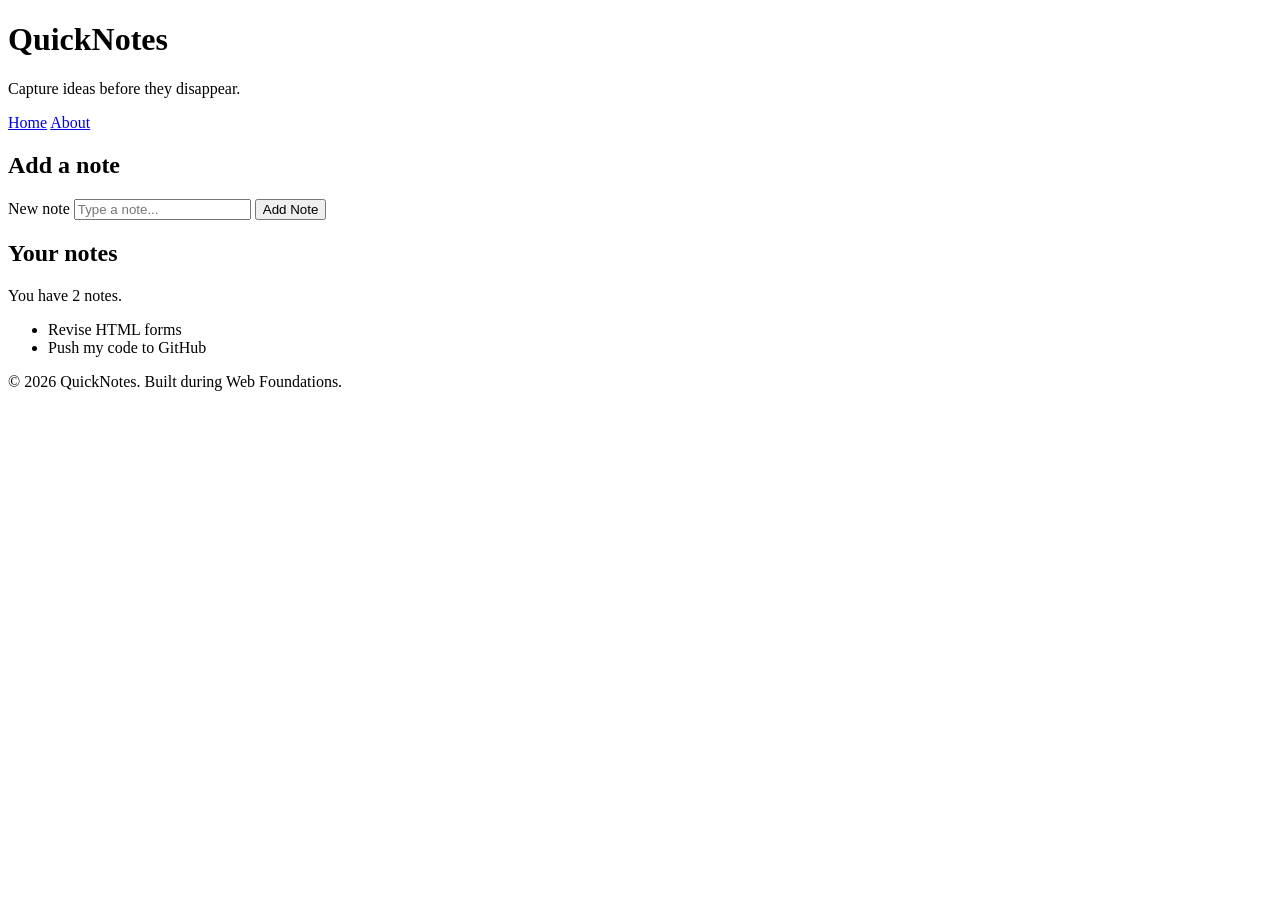
<file: index.html>
<!DOCTYPE html>
<html lang="en">
  <head>
    <meta charset="UTF-8" />
    <meta name="viewport" content="width=device-width, initial-scale=1.0" />
    <title>QuickNotes</title>
  </head>
  <body>
    <header>
      <h1>QuickNotes</h1>
      <p>Capture ideas before they disappear.</p>

      <nav>
        <a href="index.html">Home</a>
        <a href="about.html">About</a>
      </nav>
    </header>

    <main>
      <section>
        <h2>Add a note</h2>
        <form id="note-form">
          <label for="note-input">New note</label>
          <input type="text" id="note-input" placeholder="Type a note..." />
          <button type="submit">Add Note</button>
        </form>
      </section>

      <section>
        <h2>Your notes</h2>
        <p id="note-count">You have 2 notes.</p>
        <ul id="notes-list">
          <li>Revise HTML forms</li>
          <li>Push my code to GitHub</li>
        </ul>
      </section>
    </main>

    <footer>
      <p>&copy; 2026 QuickNotes. Built during Web Foundations.</p>
    </footer>
  </body>
</html>
</file>
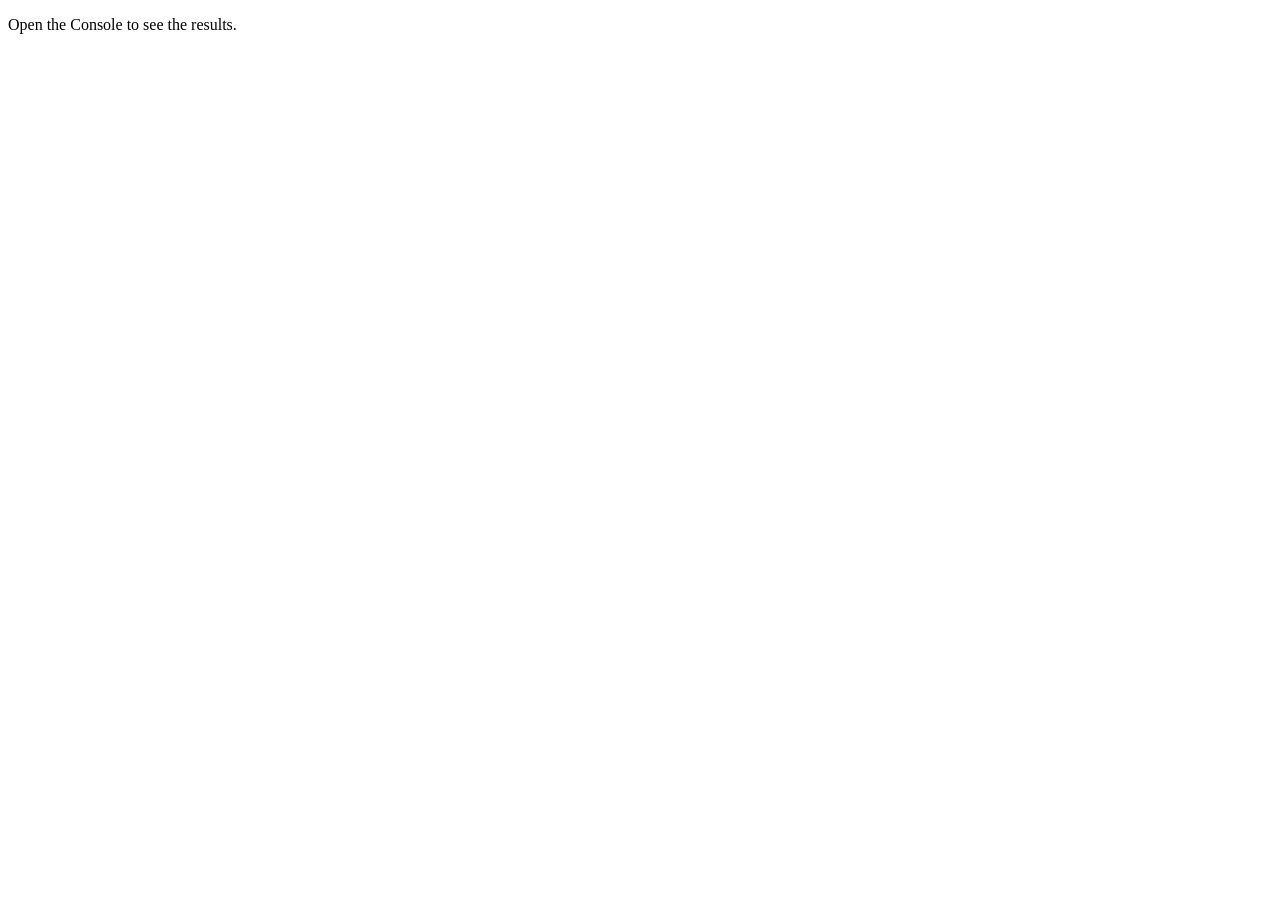
<file: day 3/index.html>
<!DOCTYPE html>
<html lang="en">
  <head>
    <meta charset="UTF-8" />
    <meta name="viewport" content="width=device-width, initial-scale=1.0" />
    <title>Notes Toolkit</title>
    <script src="script.js" defer></script>
  </head>

  <body>
    <p>Open the Console to see the results.</p>
  </body>
</html>
</file>
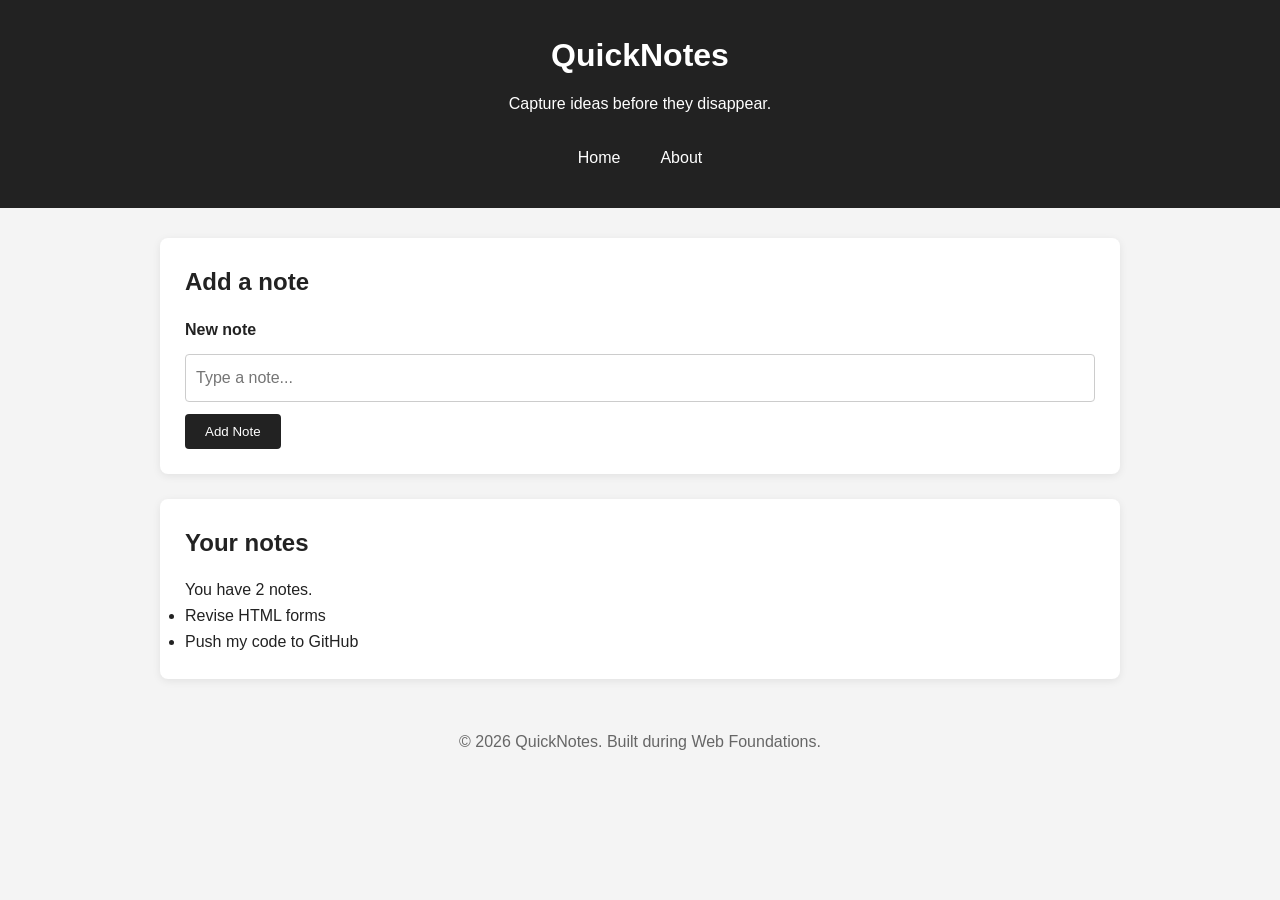
<file: day2/index.html>
<!DOCTYPE html>
<html lang="en">
  <head>
    <meta charset="UTF-8" />
    <meta name="viewport" content="width=device-width, initial-scale=1.0" />
    <title>QuickNotes</title>
    <link rel="stylesheet" href="style.css">
  </head>
  <body>
    <header>
      <h1>QuickNotes</h1>
      <p>Capture ideas before they disappear.</p>

      <nav>
        <a href="index.html">Home</a>
        <a href="about.html">About</a>
      </nav>
    </header>

    <main>
      <section>
        <h2>Add a note</h2>
        <form id="note-form">
          <label for="note-input">New note</label>
          <input type="text" id="note-input" placeholder="Type a note..." />
          <button type="submit">Add Note</button>
        </form>
      </section>

      <section>
        <h2>Your notes</h2>
        <p id="note-count">You have 2 notes.</p>
        <ul id="notes-list">
          <li>Revise HTML forms</li>
          <li>Push my code to GitHub</li>
        </ul>
      </section>
    </main>

    <footer>
      <p>&copy; 2026 QuickNotes. Built during Web Foundations.</p>
    </footer>
  </body>
</html>
</file>
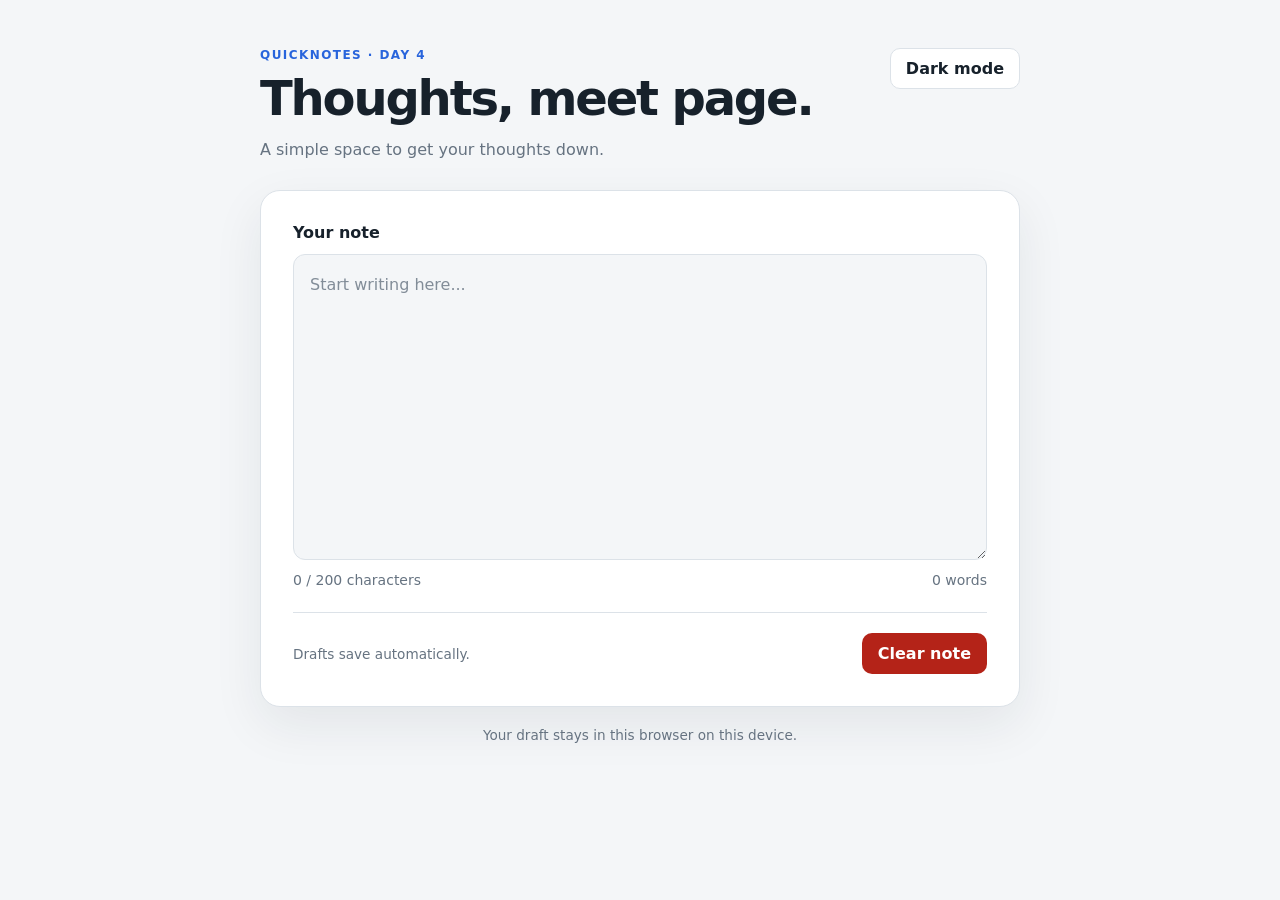
<file: day4/index.html>
<!DOCTYPE html>
<html lang="en">
<head>
  <meta charset="UTF-8">
  <meta name="viewport" content="width=device-width, initial-scale=1.0">
  <title>QuickNotes — Day 4</title>
  <link rel="stylesheet" href="style.css">
  <script src="script.js" defer></script>
</head>
<body>
  <main class="app">
    <header class="app-header">
      <div>
        <p class="eyebrow">QUICKNOTES · DAY 4</p>
        <h1>Thoughts, meet page.</h1>
        <p class="subtitle">A simple space to get your thoughts down.</p>
      </div>
      <button id="theme-toggle" class="button button-secondary" type="button">Dark mode</button>
    </header>

    <section class="editor" aria-labelledby="editor-title">
      <label id="editor-title" for="note-text">Your note</label>
      <textarea id="note-text" placeholder="Start writing here..." rows="10" spellcheck="true"></textarea>

      <div class="counter-row" aria-live="polite">
        <p id="char-count">0 / 200 characters</p>
        <p id="word-count">0 words</p>
      </div>

      <div class="editor-footer">
        <span class="save-status" id="save-status">Drafts save automatically.</span>
        <button id="clear-btn" class="button button-danger" type="button">Clear note</button>
      </div>
    </section>

    <footer class="app-footer">
      <p>Your draft stays in this browser on this device.</p>
    </footer>
  </main>
</body>
</html>
</file>
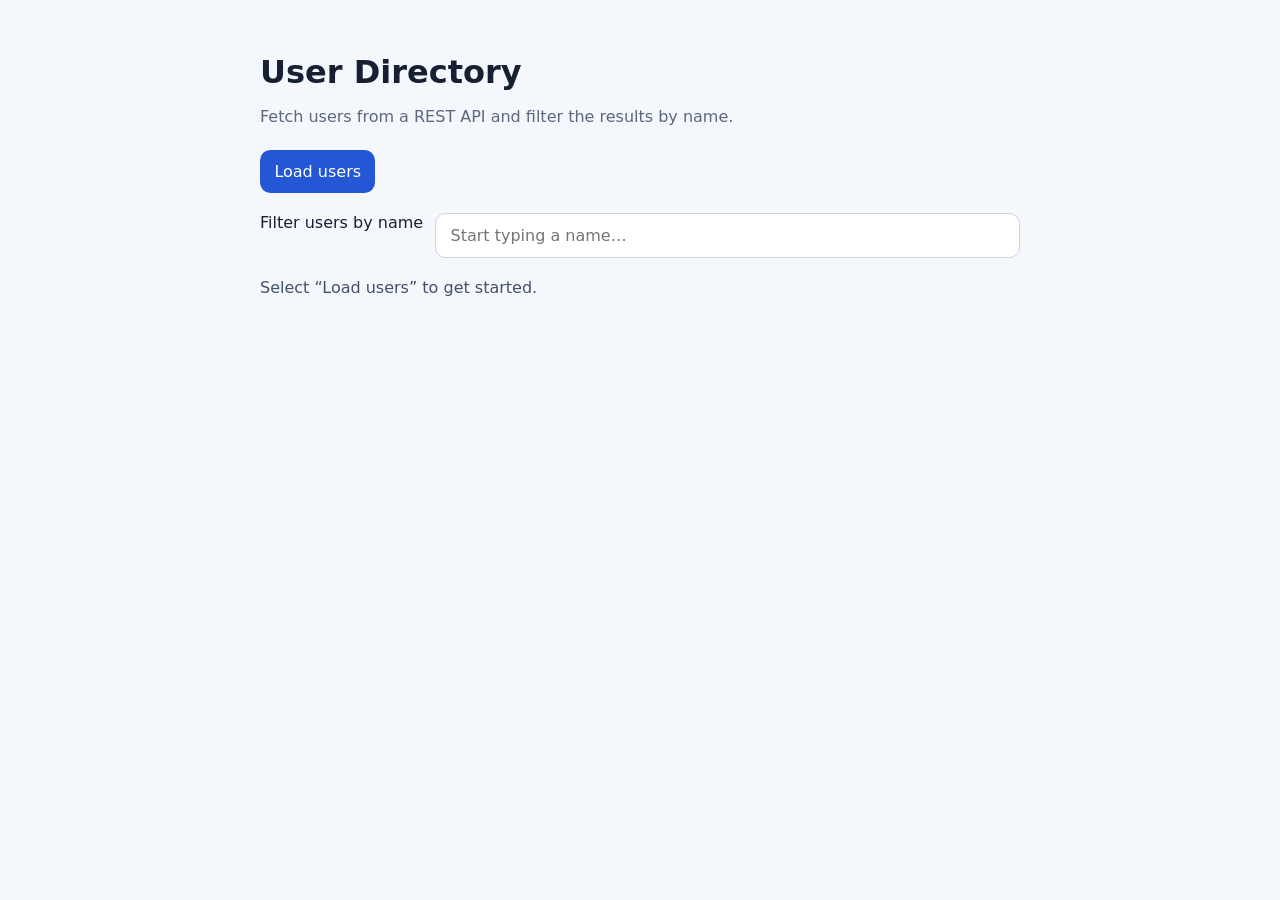
<file: day5/index.html>
<!DOCTYPE html>
<html lang="en">
<head>
  <meta charset="UTF-8">
  <meta name="viewport" content="width=device-width, initial-scale=1.0">
  <title>Day 5 — User Directory</title>
  <style>
    :root { color-scheme: light; font-family: system-ui, -apple-system, BlinkMacSystemFont, "Segoe UI", sans-serif; color: #172033; background: #f4f7fb; }
    * { box-sizing: border-box; }
    body { margin: 0; padding: 2rem 1rem; }
    main { width: min(760px, 100%); margin: 0 auto; }
    header { margin-bottom: 1.5rem; }
    h1 { margin-bottom: .4rem; }
    .muted { color: #5d687c; }
    .controls { display: flex; gap: .75rem; flex-wrap: wrap; margin: 1.25rem 0; }
    button, input { font: inherit; border-radius: .65rem; padding: .75rem .9rem; }
    button { border: 0; background: #2457d6; color: white; cursor: pointer; }
    button:disabled { opacity: .55; cursor: wait; }
    input { border: 1px solid #cbd3e1; background: white; flex: 1; min-width: 200px; }
    #status { min-height: 1.5rem; color: #44516a; }
    #users-list { list-style: none; padding: 0; display: grid; gap: .9rem; }
    .user-card { background: white; border: 1px solid #e0e6ef; border-radius: .9rem; padding: 1rem 1.1rem; box-shadow: 0 3px 12px rgb(20 35 70 / 5%); }
    .user-card h2 { margin: 0 0 .55rem; font-size: 1.1rem; }
    .user-card p { margin: .3rem 0; overflow-wrap: anywhere; }
    @media (max-width: 520px) { body { padding: 1.25rem .8rem; } .controls { flex-direction: column; } input { min-width: 0; } }
  </style>
  <script src="users.js" defer></script>
</head>
<body>
  <main>
    <header>
      <h1>User Directory</h1>
      <p class="muted">Fetch users from a REST API and filter the results by name.</p>
    </header>
    <button id="load-users" type="button">Load users</button>
    <div class="controls">
      <label for="filter-input">Filter users by name</label>
      <input id="filter-input" type="search" placeholder="Start typing a name…" autocomplete="off">
    </div>
    <p id="status" role="status" aria-live="polite">Select “Load users” to get started.</p>
    <ul id="users-list" aria-label="Users list"></ul>
  </main>
</body>
</html>
</file>
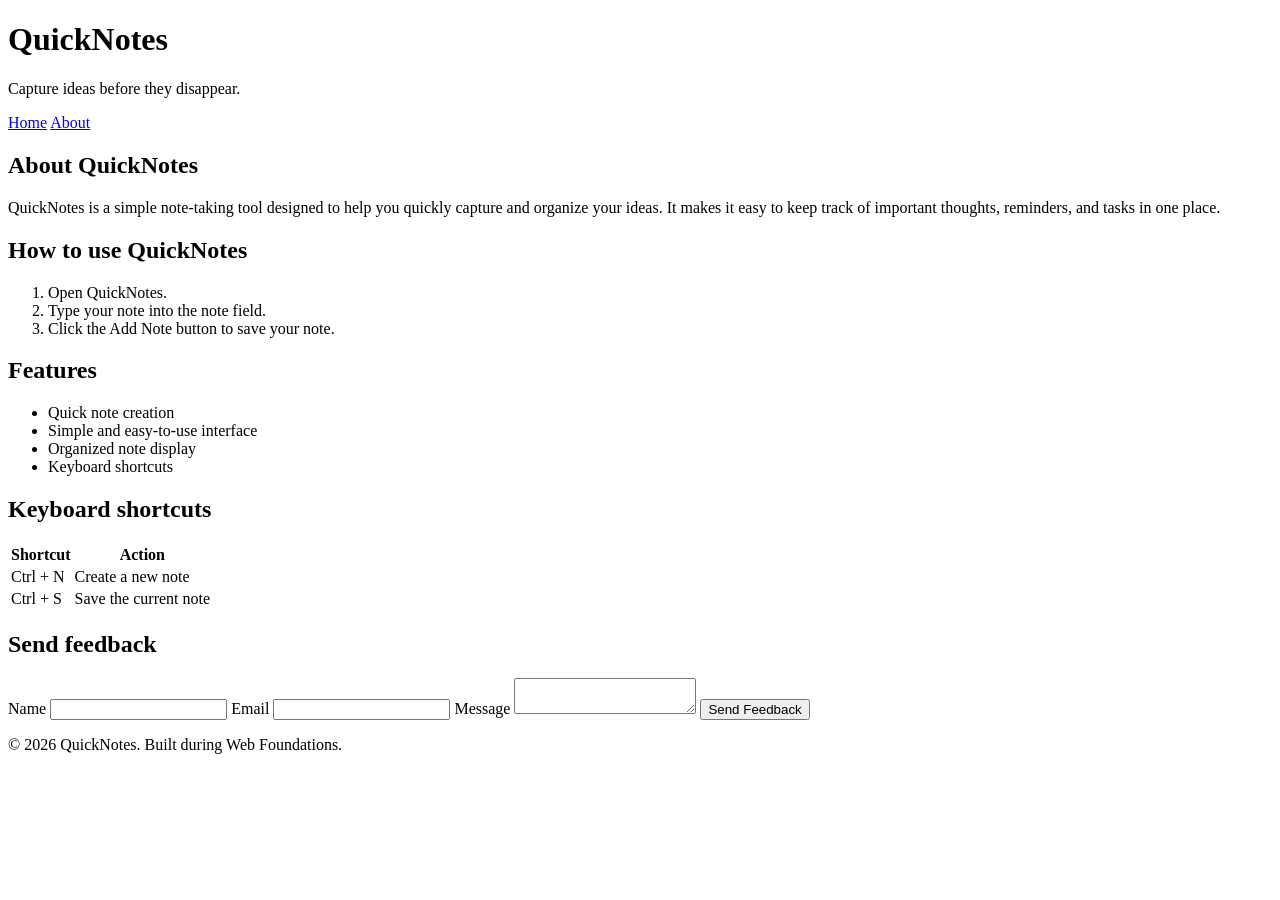
<file: about.html>
<!DOCTYPE html>
<html lang="en">
  <head>
    <meta charset="UTF-8" />
    <meta name="viewport" content="width=device-width, initial-scale=1.0" />
    <title>About QuickNotes</title>
  </head>
  <body>
    <header>
      <h1>QuickNotes</h1>
      <p>Capture ideas before they disappear.</p>

      <nav>
        <a href="index.html">Home</a>
        <a href="about.html">About</a>
      </nav>
    </header>

    <main>
      <section>
        <h2>About QuickNotes</h2>
        <p>
          QuickNotes is a simple note-taking tool designed to help you quickly
          capture and organize your ideas. It makes it easy to keep track of
          important thoughts, reminders, and tasks in one place.
        </p>
      </section>

      <section>
        <h2>How to use QuickNotes</h2>
        <ol>
          <li>Open QuickNotes.</li>
          <li>Type your note into the note field.</li>
          <li>Click the Add Note button to save your note.</li>
        </ol>
      </section>

      <section>
        <h2>Features</h2>
        <ul>
          <li>Quick note creation</li>
          <li>Simple and easy-to-use interface</li>
          <li>Organized note display</li>
          <li>Keyboard shortcuts</li>
        </ul>
      </section>

      <section>
        <h2>Keyboard shortcuts</h2>
        <table>
          <thead>
            <tr>
              <th>Shortcut</th>
              <th>Action</th>
            </tr>
          </thead>
          <tbody>
            <tr>
              <td>Ctrl + N</td>
              <td>Create a new note</td>
            </tr>
            <tr>
              <td>Ctrl + S</td>
              <td>Save the current note</td>
            </tr>
          </tbody>
        </table>
      </section>

      <section>
        <h2>Send feedback</h2>
        <form>
          <label for="name">Name</label>
          <input type="text" id="name" name="name" required />

          <label for="email">Email</label>
          <input type="email" id="email" name="email" required />

          <label for="message">Message</label>
          <textarea id="message" name="message" required></textarea>

          <button type="submit">Send Feedback</button>
        </form>
      </section>
    </main>

    <footer>
      <p>&copy; 2026 QuickNotes. Built during Web Foundations.</p>
    </footer>
  </body>
</html>
</file>
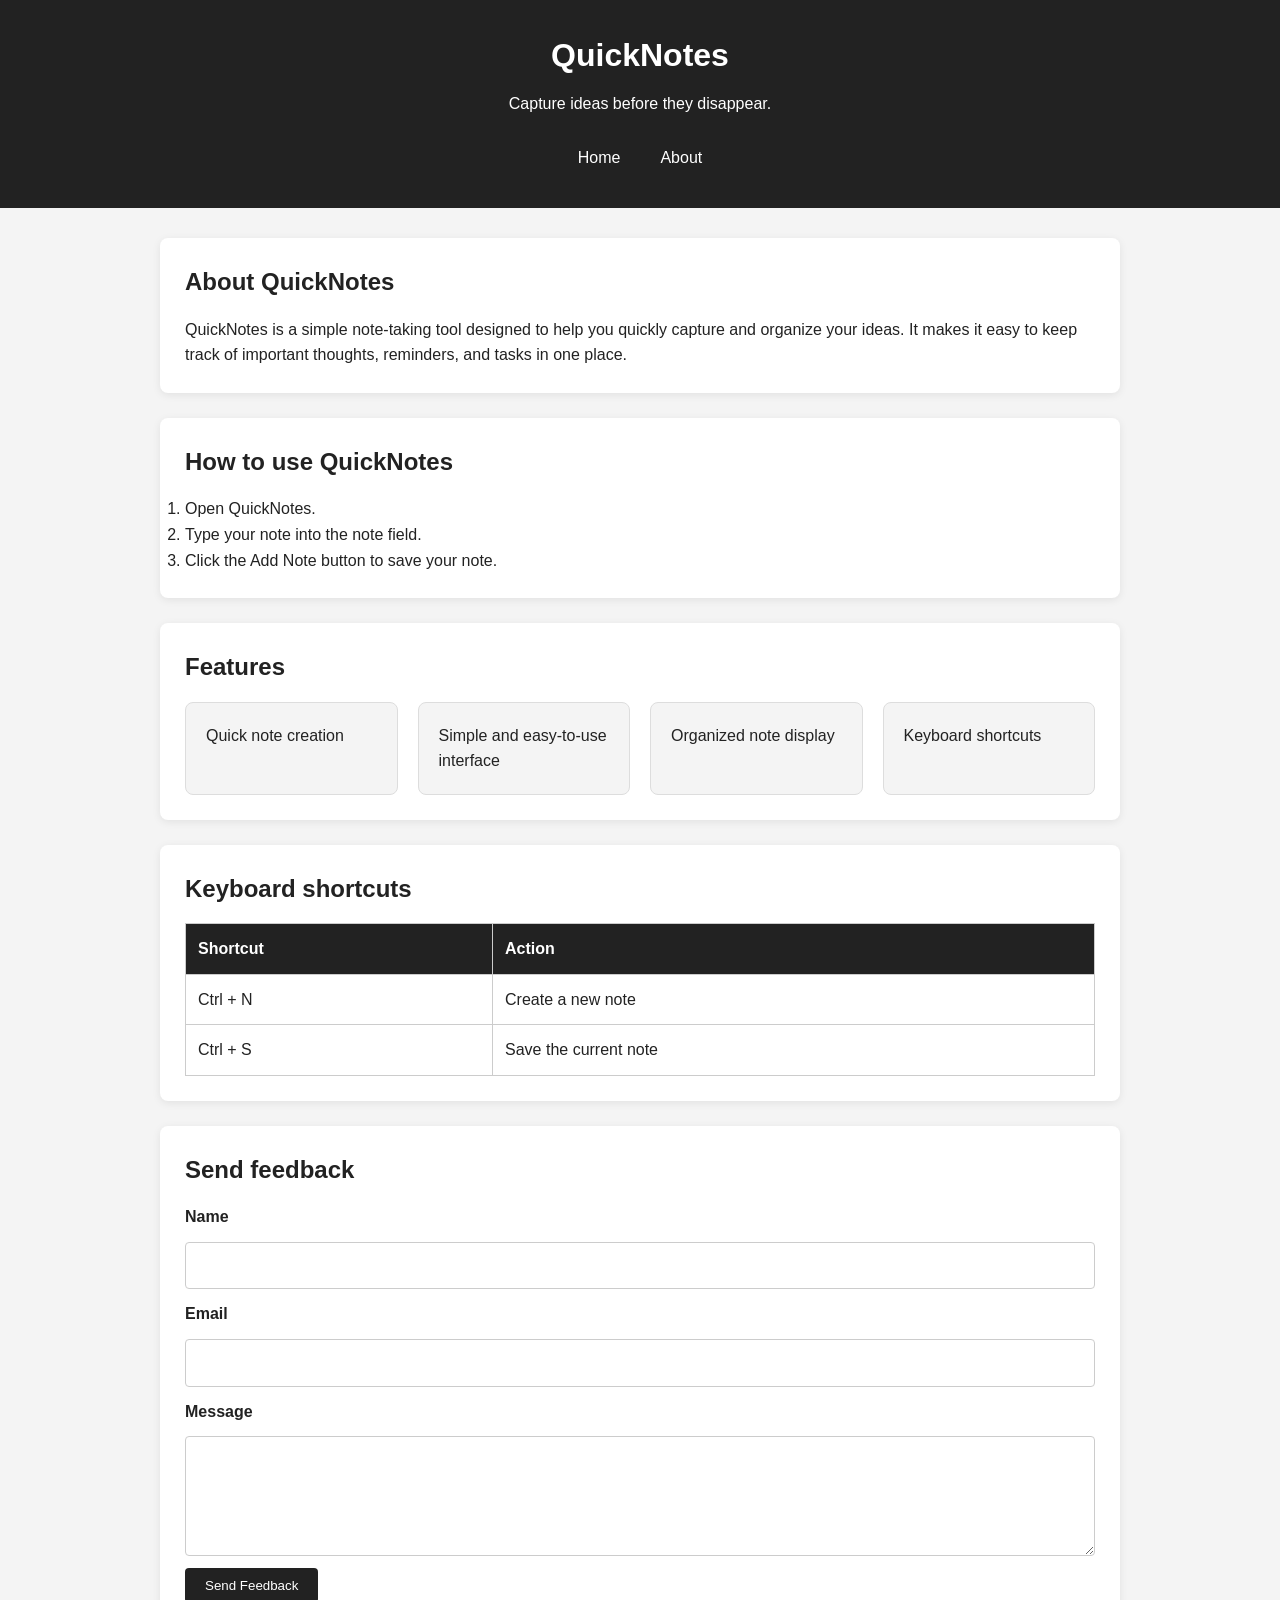
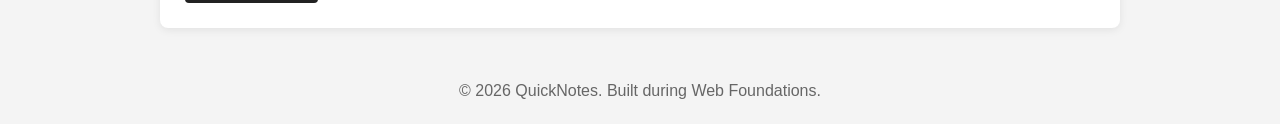
<file: day2/about.html>
<!DOCTYPE html>
<html lang="en">
  <head>
    <meta charset="UTF-8" />
    <meta name="viewport" content="width=device-width, initial-scale=1.0" />
    <title>About QuickNotes</title>
    <link rel="stylesheet" href="style.css">
  </head>
  <body>
    <header>
      <h1>QuickNotes</h1>
      <p>Capture ideas before they disappear.</p>

      <nav>
        <a href="index.html">Home</a>
        <a href="about.html">About</a>
      </nav>
    </header>

    <main>
      <section>
        <h2>About QuickNotes</h2>
        <p>
          QuickNotes is a simple note-taking tool designed to help you quickly
          capture and organize your ideas. It makes it easy to keep track of
          important thoughts, reminders, and tasks in one place.
        </p>
      </section>

      <section>
        <h2>How to use QuickNotes</h2>
        <ol>
          <li>Open QuickNotes.</li>
          <li>Type your note into the note field.</li>
          <li>Click the Add Note button to save your note.</li>
        </ol>
      </section>

      <section>
        <h2>Features</h2>
        <ul class="features" >
          <li>Quick note creation</li>
          <li>Simple and easy-to-use interface</li>
          <li>Organized note display</li>
          <li>Keyboard shortcuts</li>
        </ul>
      </section>

      <section>
        <h2>Keyboard shortcuts</h2>
        <table>
          <thead>
            <tr>
              <th>Shortcut</th>
              <th>Action</th>
            </tr>
          </thead>
          <tbody>
            <tr>
              <td>Ctrl + N</td>
              <td>Create a new note</td>
            </tr>
            <tr>
              <td>Ctrl + S</td>
              <td>Save the current note</td>
            </tr>
          </tbody>
        </table>
      </section>

      <section>
        <h2>Send feedback</h2>
        <form>
          <label for="name">Name</label>
          <input type="text" id="name" name="name" required />

          <label for="email">Email</label>
          <input type="email" id="email" name="email" required />

          <label for="message">Message</label>
          <textarea id="message" name="message" required></textarea>

          <button type="submit">Send Feedback</button>
        </form>
      </section>
    </main>

    <footer>
      <p>&copy; 2026 QuickNotes. Built during Web Foundations.</p>
    </footer>
  </body>
</html>
</file>
<file: day2/style.css>
/* =========================
   RESET
   ========================= */

* {
  box-sizing: border-box;
  margin: 0;
  padding: 0;
}


/* =========================
   BASE / BODY
   ========================= */

body {
  font-family: Arial, sans-serif;
  line-height: 1.6;
  background-color: #f4f4f4;
  color: #222;
}


/* =========================
   HEADER
   ========================= */

header {
  background-color: #222;
  color: white;
  text-align: center;
  padding: 30px 20px;
}

header h1 {
  margin-bottom: 10px;
}

header p {
  margin-bottom: 20px;
}


/* =========================
   NAVIGATION
   ========================= */

nav {
  list-style: none;
  display: flex;
  justify-content: center;
  gap: 16px;
}

nav a {
  color: white;
  text-decoration: none;
  padding: 8px 12px;
  transition: background-color 0.3s ease, color 0.3s ease;
}

nav a:hover {
  background-color: white;
  color: #222;
  border-radius: 4px;
}


/* =========================
   MAIN
   ========================= */

main {
  max-width: 1000px;
  margin: 30px auto;
  padding: 0 20px;
}


/* =========================
   SECTION CARDS
   ========================= */

section {
  background-color: white;
  padding: 25px;
  margin-bottom: 25px;
  border-radius: 8px;
  box-shadow: 0 2px 8px rgba(0, 0, 0, 0.08);
}

section h2 {
  margin-bottom: 15px;
}


/* =========================
   FEATURES GRID
   ========================= */

.features {
  list-style: none;
  display: grid;
  grid-template-columns: repeat(auto-fit, minmax(180px, 1fr));
  gap: 20px;
}

.features li {
  background-color: #f4f4f4;
  padding: 20px;
  border: 1px solid #ddd;
  border-radius: 8px;
}


/* =========================
   TABLE
   ========================= */

table {
  width: 100%;
  border-collapse: collapse;
  margin-top: 15px;
}

th,
td {
  border: 1px solid #ccc;
  padding: 12px;
  text-align: left;
}

th {
  background-color: #222;
  color: white;
}


/* =========================
   FEEDBACK FORM
   ========================= */

form {
  display: flex;
  flex-direction: column;
  gap: 12px;
}

form label {
  font-weight: bold;
}

form input,
form textarea,
form select {
  width: 100%;
  padding: 10px;
  border: 1px solid #ccc;
  border-radius: 4px;
  font: inherit;
}

form textarea {
  min-height: 120px;
  resize: vertical;
}


/* =========================
   BUTTON
   ========================= */

button {
  width: fit-content;
  padding: 10px 20px;
  background-color: #222;
  color: white;
  border: none;
  border-radius: 4px;
  cursor: pointer;
  transition: background-color 0.3s ease, transform 0.2s ease;
}

button:hover {
  background-color: #444;
  transform: translateY(-2px);
}


/* =========================
   FOOTER
   ========================= */

footer {
  text-align: center;
  padding: 20px;
  color: #666;
}


/* =========================
   MOBILE / RESPONSIVE
   ========================= */

@media (max-width: 600px) {
  header {
    padding: 20px 10px;
  }

  header h1 {
    font-size: 24px;
  }

  main {
    padding: 0 10px;
  }

  nav ul {
    flex-wrap: wrap;
  }

  section {
    padding: 18px;
  }
}
</file>
<file: day4/style.css>
:root {
  color-scheme: light;
  --page-bg: #f4f6f8;
  --surface: #ffffff;
  --text: #17212b;
  --muted: #667381;
  --border: #dce2e8;
  --accent: #2864dc;
  --accent-hover: #1f50b4;
  --danger: #b42318;
  --shadow: 0 18px 50px rgba(20, 35, 55, 0.08);
}

body.dark {
  color-scheme: dark;
  --page-bg: #111820;
  --surface: #1b2631;
  --text: #edf2f7;
  --muted: #a2afbd;
  --border: #354454;
  --accent: #79a7ff;
  --accent-hover: #9bbcff;
  --danger: #ff8178;
  --shadow: 0 18px 50px rgba(0, 0, 0, 0.22);
}

* {
  box-sizing: border-box;
}

body {
  margin: 0;
  min-height: 100vh;
  padding: 48px 20px;
  background: var(--page-bg);
  color: var(--text);
  font-family: Inter, ui-sans-serif, system-ui, -apple-system, BlinkMacSystemFont, "Segoe UI", sans-serif;
  transition: background-color 180ms ease, color 180ms ease;
}

button,
textarea {
  font: inherit;
}

.app {
  width: min(100%, 760px);
  margin: 0 auto;
}

.app-header {
  display: flex;
  align-items: flex-start;
  justify-content: space-between;
  gap: 24px;
  margin-bottom: 28px;
}

.eyebrow {
  margin: 0 0 10px;
  color: var(--accent);
  font-size: 0.75rem;
  font-weight: 800;
  letter-spacing: 0.12em;
}

h1 {
  margin: 0;
  font-size: clamp(2rem, 5vw, 3rem);
  letter-spacing: -0.045em;
  line-height: 1.1;
}

.subtitle {
  margin: 12px 0 0;
  color: var(--muted);
  line-height: 1.6;
}

.editor {
  padding: clamp(20px, 5vw, 32px);
  background: var(--surface);
  border: 1px solid var(--border);
  border-radius: 20px;
  box-shadow: var(--shadow);
}

label {
  display: block;
  margin-bottom: 12px;
  font-weight: 750;
}

textarea {
  display: block;
  width: 100%;
  min-height: 260px;
  resize: vertical;
  padding: 16px;
  border: 1px solid var(--border);
  border-radius: 12px;
  outline: none;
  background: var(--page-bg);
  color: var(--text);
  line-height: 1.7;
  transition: border-color 160ms ease, box-shadow 160ms ease;
}

textarea::placeholder {
  color: var(--muted);
  opacity: 0.8;
}

textarea:focus {
  border-color: var(--accent);
  box-shadow: 0 0 0 3px color-mix(in srgb, var(--accent) 20%, transparent);
}

.counter-row {
  display: flex;
  justify-content: space-between;
  gap: 16px;
  margin-top: 12px;
}

.counter-row p {
  margin: 0;
  color: var(--muted);
  font-size: 0.875rem;
}

.counter-row p.warning {
  color: #d97706;
}

.counter-row p.over {
  color: #dc2626;
  font-weight: 800;
}

.editor-footer {
  display: flex;
  align-items: center;
  justify-content: space-between;
  gap: 16px;
  margin-top: 24px;
  padding-top: 20px;
  border-top: 1px solid var(--border);
}

.save-status {
  color: var(--muted);
  font-size: 0.85rem;
}

.button {
  border: 1px solid transparent;
  border-radius: 10px;
  padding: 10px 15px;
  cursor: pointer;
  font-weight: 700;
  transition: background-color 160ms ease, border-color 160ms ease, transform 160ms ease;
}

.button:active {
  transform: translateY(1px);
}

.button:focus-visible {
  outline: 3px solid color-mix(in srgb, var(--accent) 45%, transparent);
  outline-offset: 3px;
}

.button-secondary {
  flex-shrink: 0;
  border-color: var(--border);
  background: var(--surface);
  color: var(--text);
}

.button-secondary:hover {
  border-color: var(--accent);
}

.button-danger {
  background: var(--danger);
  color: #ffffff;
}

.button-danger:hover {
  filter: brightness(0.92);
}

.app-footer {
  margin-top: 20px;
  text-align: center;
  color: var(--muted);
  font-size: 0.85rem;
}

.app-footer p {
  margin: 0;
}

@media (max-width: 540px) {
  body {
    padding: 28px 14px;
  }

  .app-header {
    flex-direction: column;
  }

  .counter-row,
  .editor-footer {
    align-items: flex-start;
  }

  .editor-footer {
    flex-direction: column;
  }

  .button-danger {
    width: 100%;
  }
}
</file>
